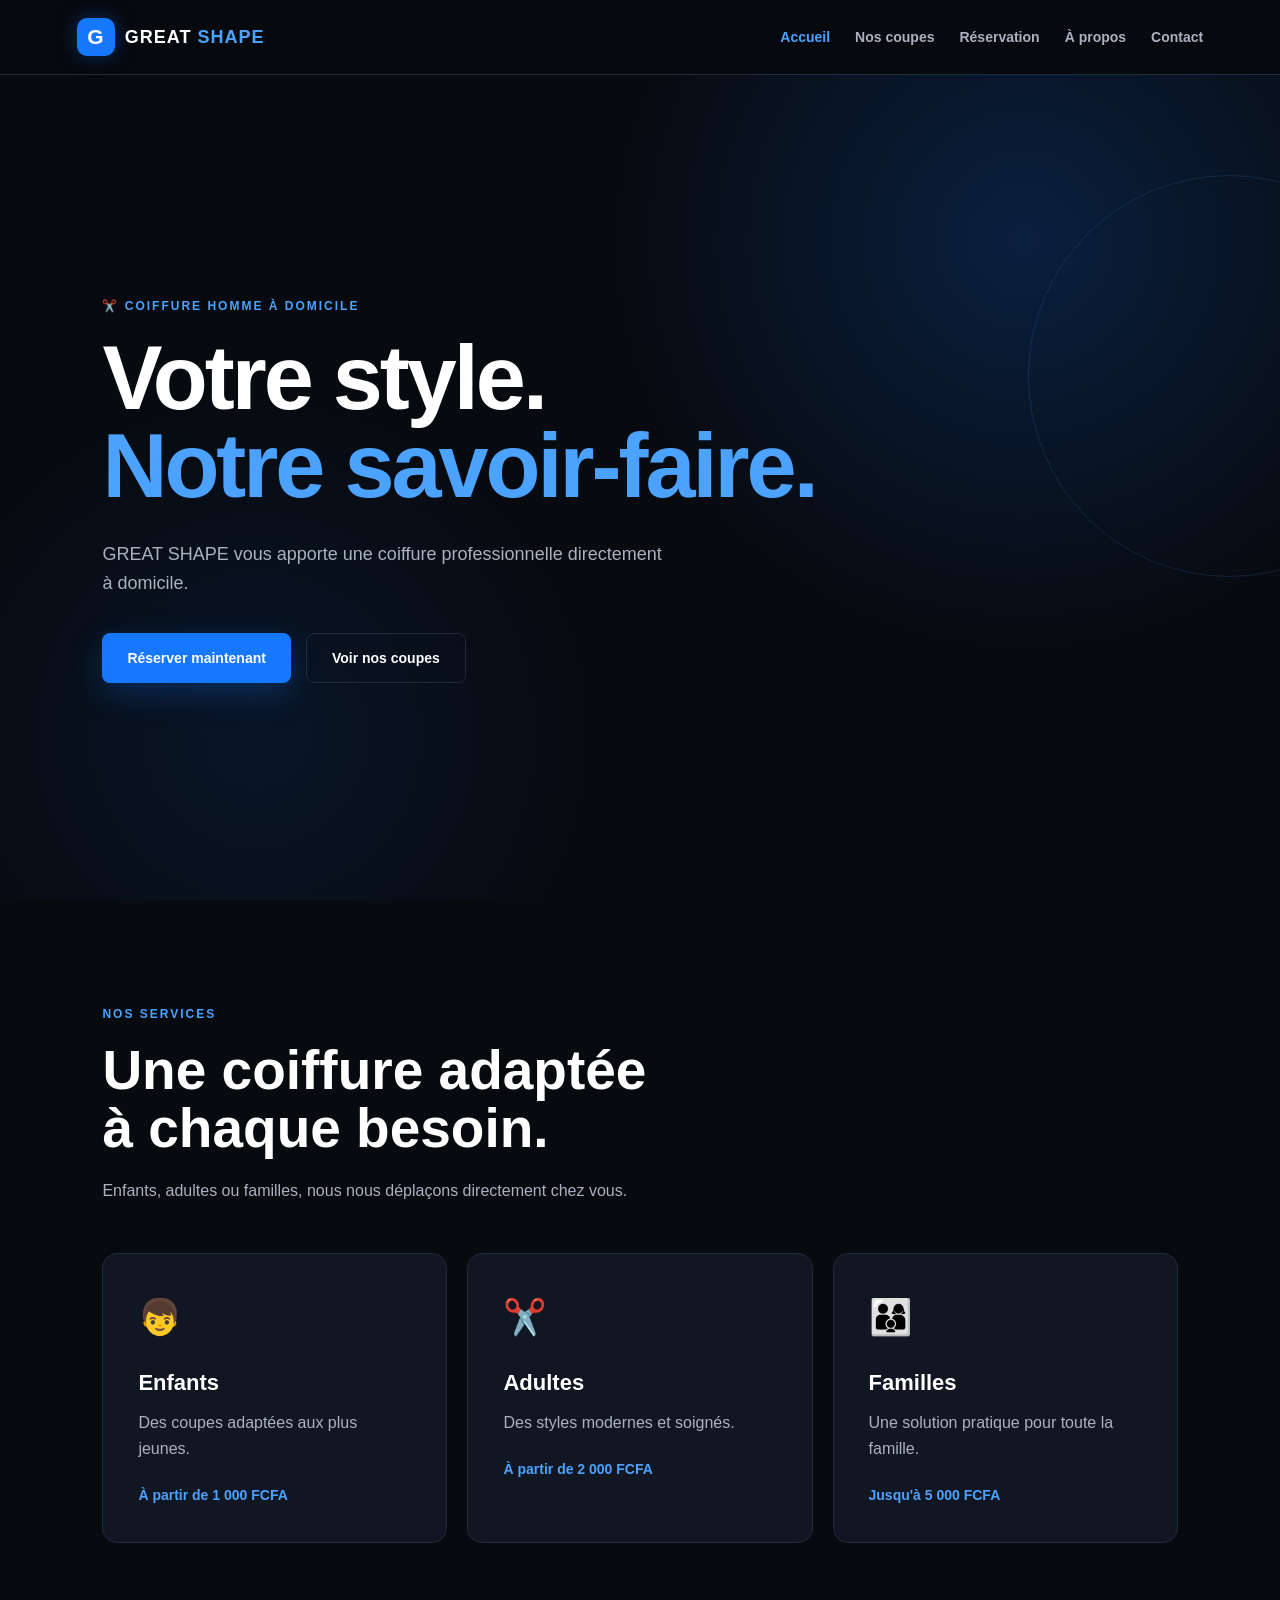
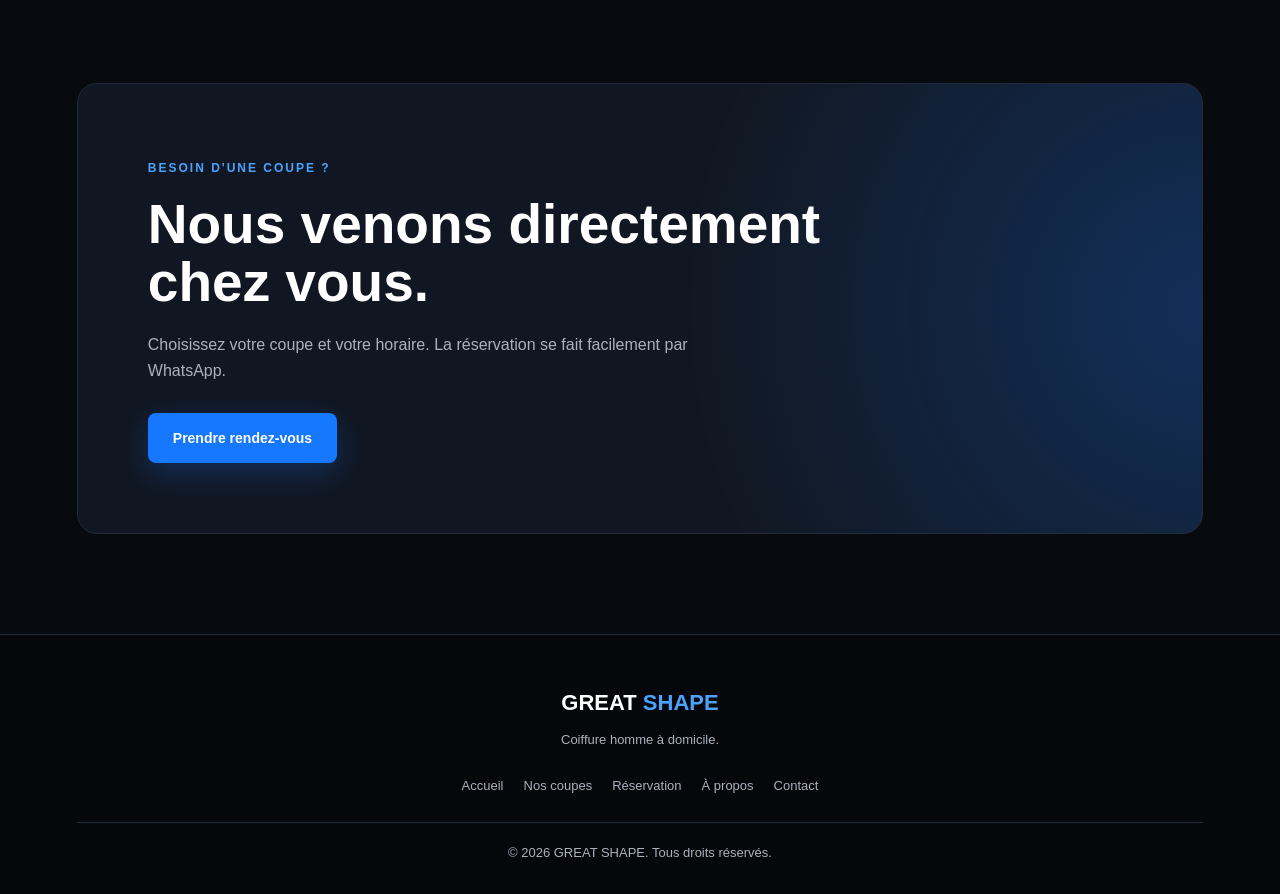
<file: index.html>
<!DOCTYPE html>
<html lang="fr">
<head>
    <meta charset="UTF-8">
    <meta name="viewport" content="width=device-width, initial-scale=1.0">

    <meta name="description"
          content="GREAT SHAPE - Coiffure homme à domicile. Des coupes modernes pour enfants, adultes et familles.">

    <title>GREAT SHAPE | Coiffure Homme à Domicile</title>

    <link rel="stylesheet" href="style.css">
</head>

<body>

    <!-- ================= HEADER ================= -->

    <header class="header">

        <a href="index.html" class="logo">
            <span class="logo-icon">G</span>
            <span>GREAT <strong>SHAPE</strong></span>
        </a>

        <button class="menu-button" id="menuButton">
            ☰
        </button>

        <nav class="navigation" id="navigation">

            <a href="index.html" class="active">Accueil</a>

            <a href="services.html">Nos coupes</a>

            <a href="reservation.html">Réservation</a>

            <a href="about.html">À propos</a>

            <a href="contact.html">Contact</a>

        </nav>

    </header>


    <!-- ================= HERO ================= -->

    <main>

        <section class="hero">

            <div class="hero-content">

                <span class="hero-tag">
                    ✂️ COIFFURE HOMME À DOMICILE
                </span>

                <h1>
                    Votre style.<br>
                    <span>Notre savoir-faire.</span>
                </h1>

                <p>
                    GREAT SHAPE vous apporte une coiffure professionnelle
                    directement à domicile.
                </p>

                <div class="hero-buttons">

                    <a href="reservation.html" class="btn btn-primary">
                        Réserver maintenant
                    </a>

                    <a href="services.html" class="btn btn-secondary">
                        Voir nos coupes
                    </a>

                </div>

            </div>

        </section>


        <!-- ================= SERVICES RAPIDES ================= -->

        <section class="section">

            <div class="section-heading">

                <span class="small-title">
                    NOS SERVICES
                </span>

                <h2>
                    Une coiffure adaptée<br>
                    à chaque besoin.
                </h2>

                <p>
                    Enfants, adultes ou familles, nous nous déplaçons
                    directement chez vous.
                </p>

            </div>


            <div class="feature-grid">

                <article class="feature-card">

                    <div class="feature-icon">
                        👦
                    </div>

                    <h3>Enfants</h3>

                    <p>
                        Des coupes adaptées aux plus jeunes.
                    </p>

                    <strong>À partir de 1 000 FCFA</strong>

                </article>


                <article class="feature-card">

                    <div class="feature-icon">
                        ✂️
                    </div>

                    <h3>Adultes</h3>

                    <p>
                        Des styles modernes et soignés.
                    </p>

                    <strong>À partir de 2 000 FCFA</strong>

                </article>


                <article class="feature-card">

                    <div class="feature-icon">
                        👨‍👩‍👦
                    </div>

                    <h3>Familles</h3>

                    <p>
                        Une solution pratique pour toute la famille.
                    </p>

                    <strong>Jusqu'à 5 000 FCFA</strong>

                </article>

            </div>

        </section>


        <!-- ================= CTA ================= -->

        <section class="cta-section">

            <div>

                <span class="small-title">
                    BESOIN D'UNE COUPE ?
                </span>

                <h2>
                    Nous venons directement<br>
                    chez vous.
                </h2>

                <p>
                    Choisissez votre coupe et votre horaire.
                    La réservation se fait facilement par WhatsApp.
                </p>

                <a href="reservation.html" class="btn btn-primary">
                    Prendre rendez-vous
                </a>

            </div>

        </section>

    </main>


    <!-- ================= FOOTER ================= -->

    <footer class="footer">

        <div class="footer-logo">
            GREAT <span>SHAPE</span>
        </div>

        <p>
            Coiffure homme à domicile.
        </p>

        <div class="footer-links">

            <a href="index.html">Accueil</a>
            <a href="services.html">Nos coupes</a>
            <a href="reservation.html">Réservation</a>
            <a href="about.html">À propos</a>
            <a href="contact.html">Contact</a>

        </div>

        <p class="copyright">
            © 2026 GREAT SHAPE. Tous droits réservés.
        </p>

    </footer>


    <script src="script.js"></script>

</body>
</html>
</file>
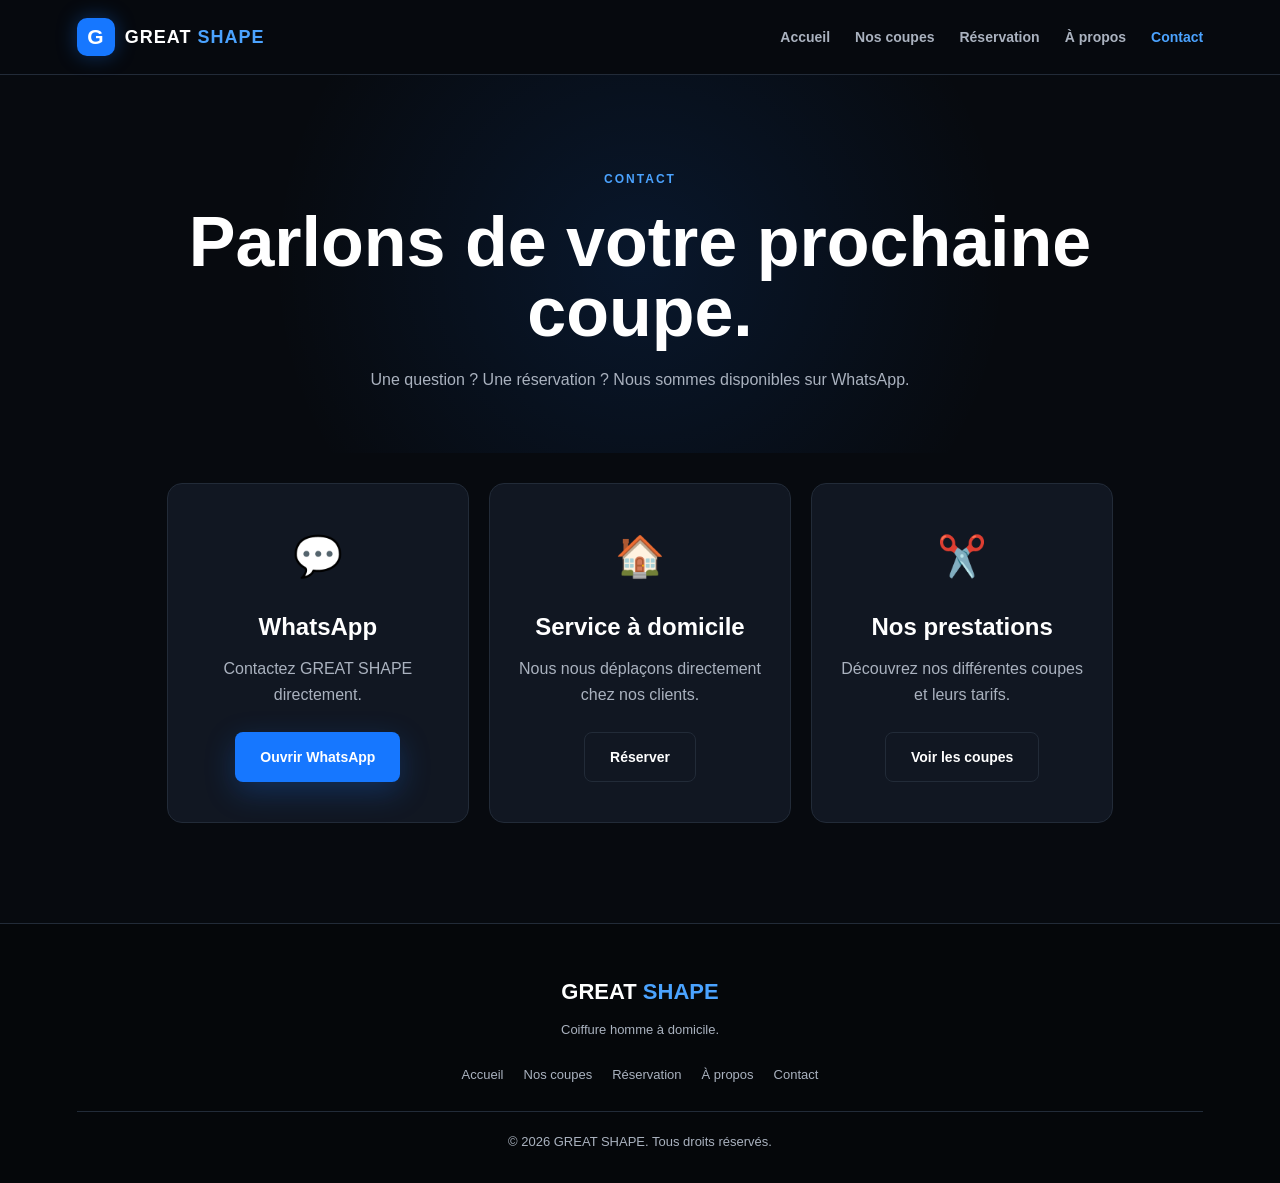
<file: contact.html>
<!DOCTYPE html>
<html lang="fr">

<head>

    <meta charset="UTF-8">

    <meta name="viewport"
          content="width=device-width, initial-scale=1.0">

    <title>Contact | GREAT SHAPE</title>

    <link rel="stylesheet" href="style.css">

</head>

<body>


    <header class="header">

        <a href="index.html" class="logo">
            <span class="logo-icon">G</span>
            <span>GREAT <strong>SHAPE</strong></span>
        </a>

        <button class="menu-button" id="menuButton">
            ☰
        </button>

        <nav class="navigation" id="navigation">

            <a href="index.html">Accueil</a>

            <a href="services.html">
                Nos coupes
            </a>

            <a href="reservation.html">
                Réservation
            </a>

            <a href="about.html">
                À propos
            </a>

            <a href="contact.html" class="active">
                Contact
            </a>

        </nav>

    </header>


    <main>

        <section class="page-header">

            <span class="small-title">
                CONTACT
            </span>

            <h1>
                Parlons de votre prochaine coupe.
            </h1>

            <p>
                Une question ? Une réservation ?
                Nous sommes disponibles sur WhatsApp.
            </p>

        </section>


        <section class="contact-section">

            <div class="contact-card">

                <div class="contact-icon">
                    💬
                </div>

                <h2>
                    WhatsApp
                </h2>

                <p>
                    Contactez GREAT SHAPE directement.
                </p>

                <a
                    href="https://wa.me/237680128822"
                    target="_blank"
                    class="btn btn-primary"
                >
                    Ouvrir WhatsApp
                </a>

            </div>


            <div class="contact-card">

                <div class="contact-icon">
                    🏠
                </div>

                <h2>
                    Service à domicile
                </h2>

                <p>
                    Nous nous déplaçons directement
                    chez nos clients.
                </p>

                <a
                    href="reservation.html"
                    class="btn btn-secondary"
                >
                    Réserver
                </a>

            </div>


            <div class="contact-card">

                <div class="contact-icon">
                    ✂️
                </div>

                <h2>
                    Nos prestations
                </h2>

                <p>
                    Découvrez nos différentes coupes
                    et leurs tarifs.
                </p>

                <a
                    href="services.html"
                    class="btn btn-secondary"
                >
                    Voir les coupes
                </a>

            </div>

        </section>

    </main>


    <footer class="footer">

        <div class="footer-logo">
            GREAT <span>SHAPE</span>
        </div>

        <p>
            Coiffure homme à domicile.
        </p>

        <div class="footer-links">

            <a href="index.html">Accueil</a>
            <a href="services.html">Nos coupes</a>
            <a href="reservation.html">Réservation</a>
            <a href="about.html">À propos</a>
            <a href="contact.html">Contact</a>

        </div>

        <p class="copyright">
            © 2026 GREAT SHAPE. Tous droits réservés.
        </p>

    </footer>


    <script src="script.js"></script>

</body>
</html>
</file>
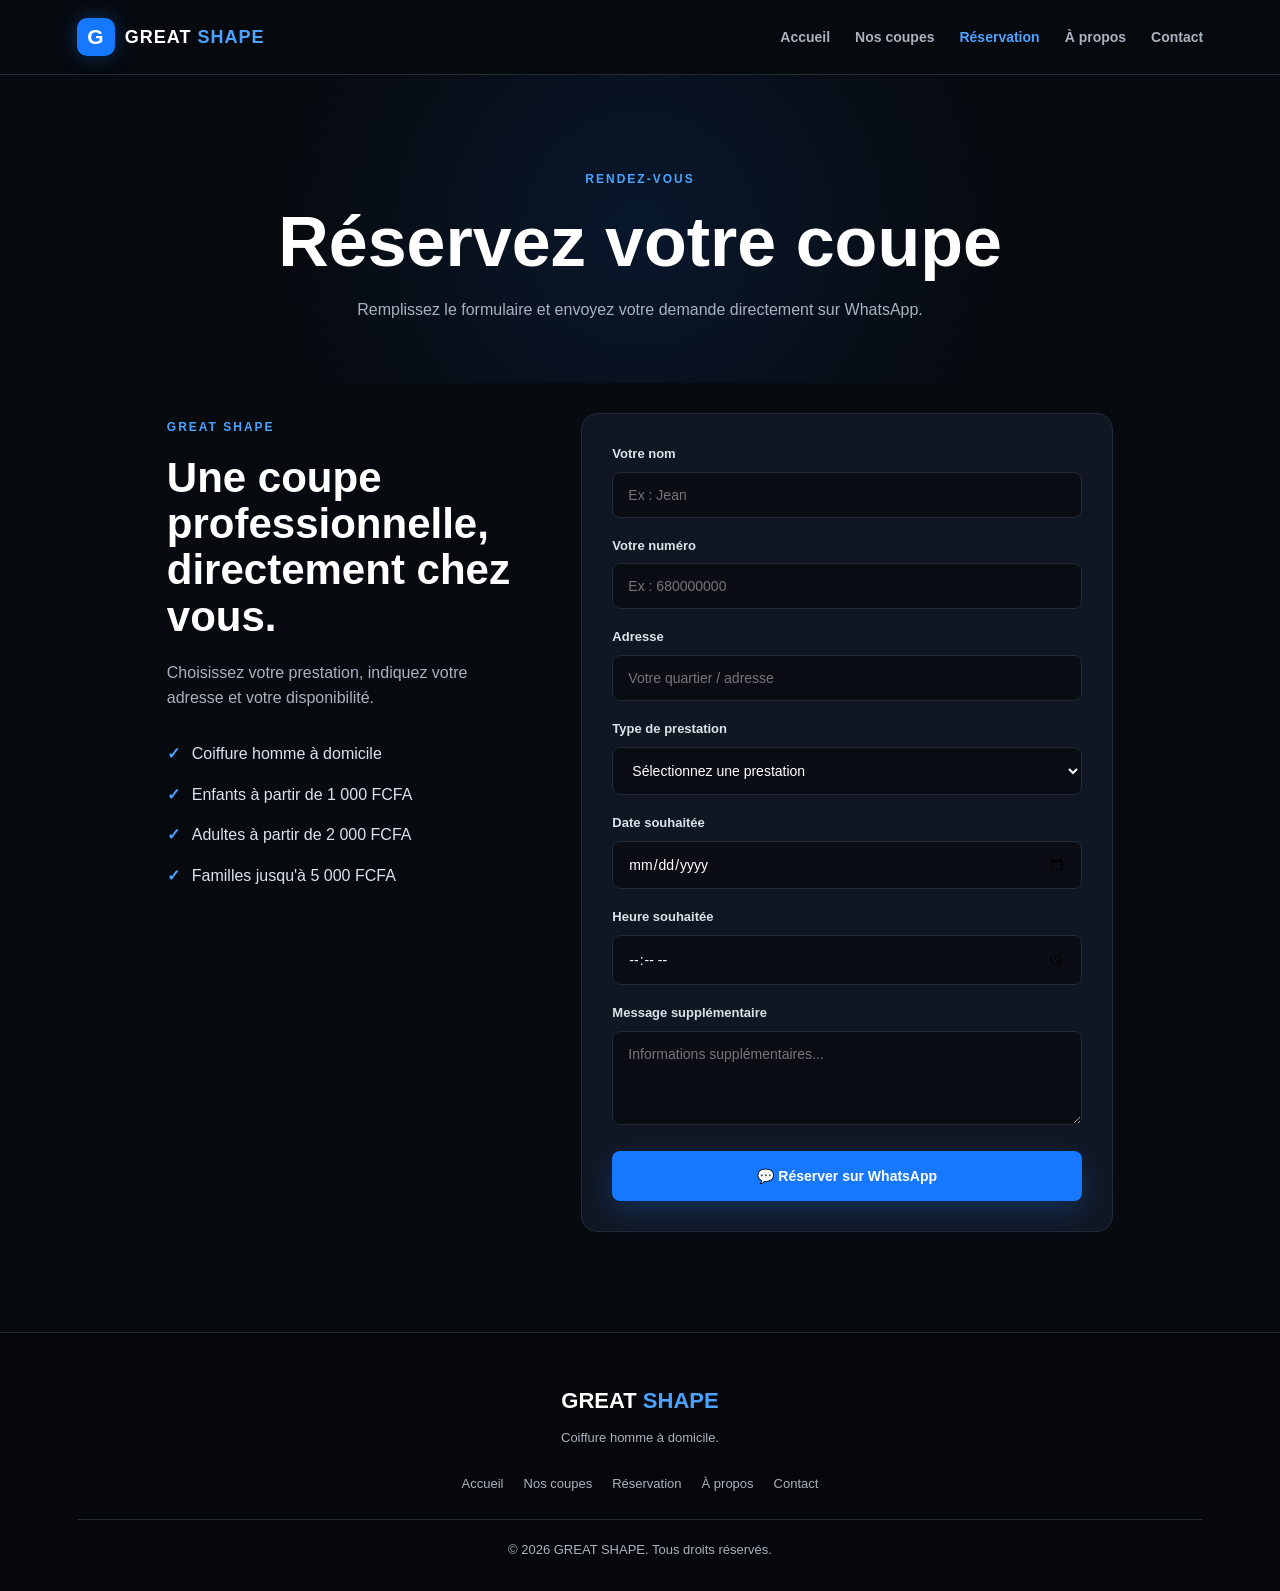
<file: reservation.html>
<!DOCTYPE html>
<html lang="fr">

<head>

    <meta charset="UTF-8">

    <meta name="viewport"
          content="width=device-width, initial-scale=1.0">

    <title>Réservation | GREAT SHAPE</title>

    <link rel="stylesheet" href="style.css">

</head>

<body>


    <!-- HEADER -->

    <header class="header">

        <a href="index.html" class="logo">
            <span class="logo-icon">G</span>
            <span>GREAT <strong>SHAPE</strong></span>
        </a>

        <button class="menu-button" id="menuButton">
            ☰
        </button>

        <nav class="navigation" id="navigation">

            <a href="index.html">Accueil</a>

            <a href="services.html">
                Nos coupes
            </a>

            <a href="reservation.html" class="active">
                Réservation
            </a>

            <a href="about.html">
                À propos
            </a>

            <a href="contact.html">
                Contact
            </a>

        </nav>

    </header>


    <main>

        <section class="page-header">

            <span class="small-title">
                RENDEZ-VOUS
            </span>

            <h1>
                Réservez votre coupe
            </h1>

            <p>
                Remplissez le formulaire et envoyez votre
                demande directement sur WhatsApp.
            </p>

        </section>


        <section class="reservation-section">

            <div class="reservation-info">

                <span class="small-title">
                    GREAT SHAPE
                </span>

                <h2>
                    Une coupe professionnelle,
                    directement chez vous.
                </h2>

                <p>
                    Choisissez votre prestation, indiquez
                    votre adresse et votre disponibilité.
                </p>

                <div class="info-item">
                    <span>✓</span>
                    Coiffure homme à domicile
                </div>

                <div class="info-item">
                    <span>✓</span>
                    Enfants à partir de 1 000 FCFA
                </div>

                <div class="info-item">
                    <span>✓</span>
                    Adultes à partir de 2 000 FCFA
                </div>

                <div class="info-item">
                    <span>✓</span>
                    Familles jusqu'à 5 000 FCFA
                </div>

            </div>


            <!-- FORMULAIRE -->

            <form id="reservationForm"
                  class="reservation-form">

                <label for="name">
                    Votre nom
                </label>

                <input
                    type="text"
                    id="name"
                    placeholder="Ex : Jean"
                    required
                >


                <label for="phone">
                    Votre numéro
                </label>

                <input
                    type="tel"
                    id="phone"
                    placeholder="Ex : 680000000"
                    required
                >


                <label for="address">
                    Adresse
                </label>

                <input
                    type="text"
                    id="address"
                    placeholder="Votre quartier / adresse"
                    required
                >


                <label for="service">
                    Type de prestation
                </label>

                <select id="service" required>

                    <option value="">
                        Sélectionnez une prestation
                    </option>

                    <option value="Coupe enfant - 1000 FCFA">
                        Enfant - 1 000 FCFA
                    </option>

                    <option value="Coupe adulte - 2000 FCFA">
                        Adulte - 2 000 FCFA
                    </option>

                    <option value="Coupe famille - jusqu'à 5000 FCFA">
                        Famille - jusqu'à 5 000 FCFA
                    </option>

                </select>


                <label for="date">
                    Date souhaitée
                </label>

                <input
                    type="date"
                    id="date"
                    required
                >


                <label for="time">
                    Heure souhaitée
                </label>

                <input
                    type="time"
                    id="time"
                    required
                >


                <label for="message">
                    Message supplémentaire
                </label>

                <textarea
                    id="message"
                    rows="4"
                    placeholder="Informations supplémentaires..."
                ></textarea>


                <button
                    type="submit"
                    class="btn btn-primary full-button"
                >
                    💬 Réserver sur WhatsApp
                </button>

            </form>

        </section>

    </main>


    <footer class="footer">

        <div class="footer-logo">
            GREAT <span>SHAPE</span>
        </div>

        <p>
            Coiffure homme à domicile.
        </p>

        <div class="footer-links">

            <a href="index.html">Accueil</a>
            <a href="services.html">Nos coupes</a>
            <a href="reservation.html">Réservation</a>
            <a href="about.html">À propos</a>
            <a href="contact.html">Contact</a>

        </div>

        <p class="copyright">
            © 2026 GREAT SHAPE. Tous droits réservés.
        </p>

    </footer>


    <script src="script.js"></script>

</body>
</html>
</file>
<file: style.css>
/* =====================================================
   GREAT SHAPE
   COIFFURE HOMME À DOMICILE
   ===================================================== */


/* ================= RESET ================= */

* {
    margin: 0;
    padding: 0;
    box-sizing: border-box;
}


html {
    scroll-behavior: smooth;
}


body {
    font-family: Arial, Helvetica, sans-serif;

    background: #070a0f;

    color: #ffffff;

    line-height: 1.6;
}


a {
    color: inherit;
    text-decoration: none;
}


img {
    max-width: 100%;
    display: block;
}


/* ================= VARIABLES ================= */

:root {

    --black: #070a0f;

    --dark: #0d1118;

    --card: #111722;

    --blue: #1677ff;

    --blue-light: #4ba3ff;

    --white: #ffffff;

    --gray: #aab2bf;

    --border: #222b38;

}


/* ================= HEADER ================= */

.header {

    position: sticky;

    top: 0;

    z-index: 1000;

    min-height: 75px;

    padding: 15px 6%;

    display: flex;

    align-items: center;

    justify-content: space-between;

    background: rgba(7, 10, 15, 0.95);

    border-bottom: 1px solid var(--border);

    backdrop-filter: blur(15px);
}


/* LOGO */

.logo {

    display: flex;

    align-items: center;

    gap: 10px;

    font-size: 18px;

    font-weight: 800;

    letter-spacing: 1px;
}


.logo strong {

    color: var(--blue-light);
}


.logo-icon {

    width: 38px;

    height: 38px;

    display: flex;

    align-items: center;

    justify-content: center;

    border-radius: 10px;

    background: var(--blue);

    font-size: 21px;

    font-weight: 900;

    box-shadow: 0 0 20px rgba(22, 119, 255, 0.35);
}


/* NAVIGATION */

.navigation {

    display: flex;

    align-items: center;

    gap: 25px;
}


.navigation a {

    color: var(--gray);

    font-size: 14px;

    font-weight: 600;

    transition: 0.3s;
}


.navigation a:hover,
.navigation a.active {

    color: var(--white);
}


.navigation a.active {

    color: var(--blue-light);
}


/* MOBILE MENU */

.menu-button {

    display: none;

    border: none;

    background: transparent;

    color: white;

    font-size: 28px;

    cursor: pointer;
}


/* ================= HERO ================= */

.hero {

    min-height: calc(100vh - 75px);

    display: flex;

    align-items: center;

    padding: 80px 8%;

    position: relative;

    overflow: hidden;

    background:

        radial-gradient(
            circle at 80% 20%,
            rgba(22, 119, 255, 0.20),
            transparent 35%
        ),

        radial-gradient(
            circle at 20% 80%,
            rgba(22, 119, 255, 0.10),
            transparent 30%
        );
}


.hero::before {

    content: "";

    position: absolute;

    width: 400px;

    height: 400px;

    border-radius: 50%;

    border: 1px solid rgba(75, 163, 255, 0.15);

    right: -150px;

    top: 100px;
}


.hero-content {

    max-width: 750px;

    position: relative;

    z-index: 2;
}


.hero-tag,
.small-title {

    display: inline-block;

    color: var(--blue-light);

    font-size: 12px;

    font-weight: 800;

    letter-spacing: 2px;

    margin-bottom: 18px;
}


.hero h1 {

    font-size: clamp(48px, 8vw, 90px);

    line-height: 0.98;

    letter-spacing: -3px;

    margin-bottom: 30px;
}


.hero h1 span {

    color: var(--blue-light);
}


.hero p {

    max-width: 570px;

    color: var(--gray);

    font-size: 18px;

    margin-bottom: 35px;
}


/* ================= BUTTONS ================= */

.hero-buttons {

    display: flex;

    gap: 15px;

    flex-wrap: wrap;
}


.btn {

    display: inline-flex;

    justify-content: center;

    align-items: center;

    min-height: 50px;

    padding: 0 25px;

    border-radius: 8px;

    font-weight: 700;

    font-size: 14px;

    transition: 0.3s;

    cursor: pointer;

    border: none;
}


.btn-primary {

    background: var(--blue);

    color: white;

    box-shadow:
        0 10px 30px rgba(22, 119, 255, 0.25);
}


.btn-primary:hover {

    transform: translateY(-3px);

    background: #308aff;
}


.btn-secondary {

    background: transparent;

    color: white;

    border: 1px solid var(--border);
}


.btn-secondary:hover {

    border-color: var(--blue);

    color: var(--blue-light);
}


/* ================= SECTIONS ================= */

.section {

    padding: 100px 8%;
}


.section-heading {

    max-width: 650px;

    margin-bottom: 50px;
}


.section-heading h2 {

    font-size: clamp(35px, 5vw, 55px);

    line-height: 1.05;

    margin-bottom: 20px;
}


.section-heading p {

    color: var(--gray);
}


/* ================= FEATURE CARDS ================= */

.feature-grid {

    display: grid;

    grid-template-columns:
        repeat(3, 1fr);

    gap: 20px;
}


.feature-card {

    padding: 35px;

    background: var(--card);

    border: 1px solid var(--border);

    border-radius: 15px;

    transition: 0.3s;
}


.feature-card:hover {

    transform: translateY(-7px);

    border-color: var(--blue);
}


.feature-icon {

    font-size: 35px;

    margin-bottom: 20px;
}


.feature-card h3 {

    font-size: 22px;

    margin-bottom: 10px;
}


.feature-card p {

    color: var(--gray);

    margin-bottom: 20px;
}


.feature-card strong {

    color: var(--blue-light);

    font-size: 14px;
}


/* ================= CTA ================= */

.cta-section {

    margin: 40px 6% 100px;

    padding: 70px;

    border-radius: 20px;

    background:

        radial-gradient(
            circle at right,
            rgba(22, 119, 255, 0.25),
            transparent 45%
        ),

        var(--card);

    border: 1px solid var(--border);
}


.cta-section h2 {

    font-size: clamp(35px, 5vw, 55px);

    line-height: 1.05;

    margin-bottom: 20px;
}


.cta-section p {

    max-width: 550px;

    color: var(--gray);

    margin-bottom: 30px;
}


/* ================= PAGE HEADER ================= */

.page-header {

    text-align: center;

    padding: 90px 6% 60px;

    background:
        radial-gradient(
            circle at center,
            rgba(22, 119, 255, 0.12),
            transparent 55%
        );
}


.page-header h1 {

    font-size: clamp(40px, 7vw, 70px);

    line-height: 1;

    margin-bottom: 20px;
}


.page-header p {

    max-width: 600px;

    margin: auto;

    color: var(--gray);
}


/* ================= CATALOGUE ================= */

.catalogue {

    max-width: 1100px;

    margin: auto;

    padding: 20px 6% 100px;

    display: grid;

    grid-template-columns:
        repeat(2, 1fr);

    gap: 30px;
}


/* HAIRCUT CARD */

.haircut-card {

    overflow: hidden;

    background: var(--card);

    border: 1px solid var(--border);

    border-radius: 18px;

    transition: 0.3s;
}


.haircut-card:hover {

    transform: translateY(-6px);

    border-color: var(--blue);
}


/* GRANDE IMAGE */

.haircut-image {

    width: 100%;

    height: 380px;

    object-fit: cover;

    transition: 0.5s;
}


.haircut-card:hover .haircut-image {

    transform: scale(1.03);
}


/* TEXTE SOUS IMAGE */

.haircut-content {

    padding: 25px;
}


.haircut-number {

    color: var(--blue-light);

    font-size: 12px;

    font-weight: 800;

    letter-spacing: 2px;
}


.haircut-content h2 {

    font-size: 27px;

    margin: 8px 0;
}


.haircut-content p {

    color: var(--gray);

    margin-bottom: 18px;
}


.price {

    color: var(--blue-light);

    font-weight: 800;

    margin-bottom: 20px;
}


.card-button {

    display: inline-flex;

    padding: 11px 18px;

    border-radius: 7px;

    background: var(--blue);

    font-size: 13px;

    font-weight: 700;
}


/* ================= RESERVATION ================= */

.reservation-section {

    max-width: 1100px;

    margin: auto;

    padding: 30px 6% 100px;

    display: grid;

    grid-template-columns: 0.8fr 1.2fr;

    gap: 60px;

    align-items: start;
}


.reservation-info h2 {

    font-size: 42px;

    line-height: 1.1;

    margin-bottom: 20px;
}


.reservation-info > p {

    color: var(--gray);

    margin-bottom: 30px;
}


.info-item {

    display: flex;

    gap: 12px;

    align-items: center;

    margin: 15px 0;

    color: #dce2ea;
}


.info-item span {

    color: var(--blue-light);

    font-weight: 900;
}


/* FORM */

.reservation-form {

    padding: 30px;

    background: var(--card);

    border: 1px solid var(--border);

    border-radius: 16px;
}


.reservation-form label {

    display: block;

    margin-bottom: 7px;

    font-size: 13px;

    font-weight: 700;

    color: #dce2ea;
}


.reservation-form input,
.reservation-form select,
.reservation-form textarea {

    width: 100%;

    padding: 14px 15px;

    margin-bottom: 18px;

    border: 1px solid var(--border);

    border-radius: 8px;

    outline: none;

    background: #0a0e14;

    color: white;

    font-size: 14px;

    font-family: inherit;
}


.reservation-form input:focus,
.reservation-form select:focus,
.reservation-form textarea:focus {

    border-color: var(--blue);
}


.full-button {

    width: 100%;
}


/* ================= ABOUT ================= */

.about-section {

    max-width: 1000px;

    margin: auto;

    padding: 40px 6% 100px;

    display: grid;

    grid-template-columns: 0.7fr 1.3fr;

    gap: 60px;

    align-items: center;
}


.about-logo {

    width: 280px;

    height: 280px;

    margin: auto;

    display: flex;

    align-items: center;

    justify-content: center;

    border-radius: 50%;

    background:

        radial-gradient(
            circle,
            var(--blue),
            #0b3b86
        );

    box-shadow:
        0 0 60px rgba(22, 119, 255, 0.25);
}


.about-logo span {

    font-size: 130px;

    font-weight: 900;
}


.about-content h2 {

    font-size: 45px;

    line-height: 1.05;

    margin-bottom: 25px;
}


.about-content p {

    color: var(--gray);

    margin-bottom: 20px;
}


.values {

    display: flex;

    gap: 15px;

    margin-top: 30px;
}


.values div {

    padding: 18px;

    background: var(--card);

    border: 1px solid var(--border);

    border-radius: 10px;
}


.values strong {

    display: block;

    color: var(--blue-light);

    margin-bottom: 5px;
}


.values span {

    font-size: 13px;
}


/* ================= CONTACT ================= */

.contact-section {

    max-width: 1100px;

    margin: auto;

    padding: 30px 6% 100px;

    display: grid;

    grid-template-columns:
        repeat(3, 1fr);

    gap: 20px;
}


.contact-card {

    text-align: center;

    padding: 40px 25px;

    background: var(--card);

    border: 1px solid var(--border);

    border-radius: 15px;
}


.contact-icon {

    font-size: 40px;

    margin-bottom: 20px;
}


.contact-card h2 {

    margin-bottom: 10px;
}


.contact-card p {

    color: var(--gray);

    margin-bottom: 25px;
}


/* ================= FOOTER ================= */

.footer {

    padding: 50px 6% 30px;

    text-align: center;

    border-top: 1px solid var(--border);

    background: #05070a;
}


.footer-logo {

    font-size: 22px;

    font-weight: 900;

    margin-bottom: 10px;
}


.footer-logo span {

    color: var(--blue-light);
}


.footer > p {

    color: var(--gray);

    font-size: 13px;
}


.footer-links {

    display: flex;

    justify-content: center;

    gap: 20px;

    flex-wrap: wrap;

    margin: 25px 0;
}


.footer-links a {

    color: var(--gray);

    font-size: 13px;
}


.footer-links a:hover {

    color: var(--blue-light);
}


.copyright {

    padding-top: 20px;

    border-top: 1px solid var(--border);

    margin-top: 20px;
}


/* =====================================================
   RESPONSIVE SMARTPHONE
   ===================================================== */

@media (max-width: 800px) {


    /* HEADER */

    .header {

        padding: 13px 20px;
    }


    .menu-button {

        display: block;
    }


    .navigation {

        position: absolute;

        top: 75px;

        left: 0;

        width: 100%;

        display: none;

        flex-direction: column;

        align-items: stretch;

        gap: 0;

        background: #080b10;

        border-bottom: 1px solid var(--border);
    }


    .navigation.show {

        display: flex;
    }


    .navigation a {

        padding: 16px 25px;

        border-bottom: 1px solid var(--border);
    }


    /* HERO */

    .hero {

        min-height: 80vh;

        padding: 70px 20px;
    }


    .hero h1 {

        font-size: 52px;

        letter-spacing: -2px;
    }


    .hero p {

        font-size: 16px;
    }


    .hero-buttons {

        flex-direction: column;

        align-items: stretch;
    }


    .btn {

        width: 100%;
    }


    /* SECTION */

    .section {

        padding: 70px 20px;
    }


    /* FEATURES */

    .feature-grid {

        grid-template-columns: 1fr;
    }


    /* CTA */

    .cta-section {

        margin: 20px;

        padding: 40px 25px;
    }


    /* PAGE HEADER */

    .page-header {

        padding: 70px 20px 40px;
    }


    /* CATALOGUE */

    .catalogue {

        grid-template-columns: 1fr;

        padding: 10px 20px 70px;
    }


    /* GRANDE IMAGE */

    .haircut-image {

        height: 320px;
    }


    /* RESERVATION */

    .reservation-section {

        grid-template-columns: 1fr;

        gap: 40px;

        padding: 20px 20px 70px;
    }


    .reservation-info h2 {

        font-size: 36px;
    }


    /* ABOUT */

    .about-section {

        grid-template-columns: 1fr;

        padding: 20px 20px 70px;

        gap: 40px;
    }


    .about-logo {

        width: 220px;

        height: 220px;
    }


    .about-logo span {

        font-size: 100px;
    }


    .about-content h2 {

        font-size: 36px;
    }


    .values {

        flex-direction: column;
    }


    /* CONTACT */

    .contact-section {

        grid-template-columns: 1fr;

        padding: 20px 20px 70px;
    }

}


/* PETITS TELEPHONES */

@media (max-width: 400px) {

    .hero h1 {

        font-size: 43px;
    }


    .haircut-image {

        height: 280px;
    }


    .haircut-content h2 {

        font-size: 24px;
    }

}
</file>
